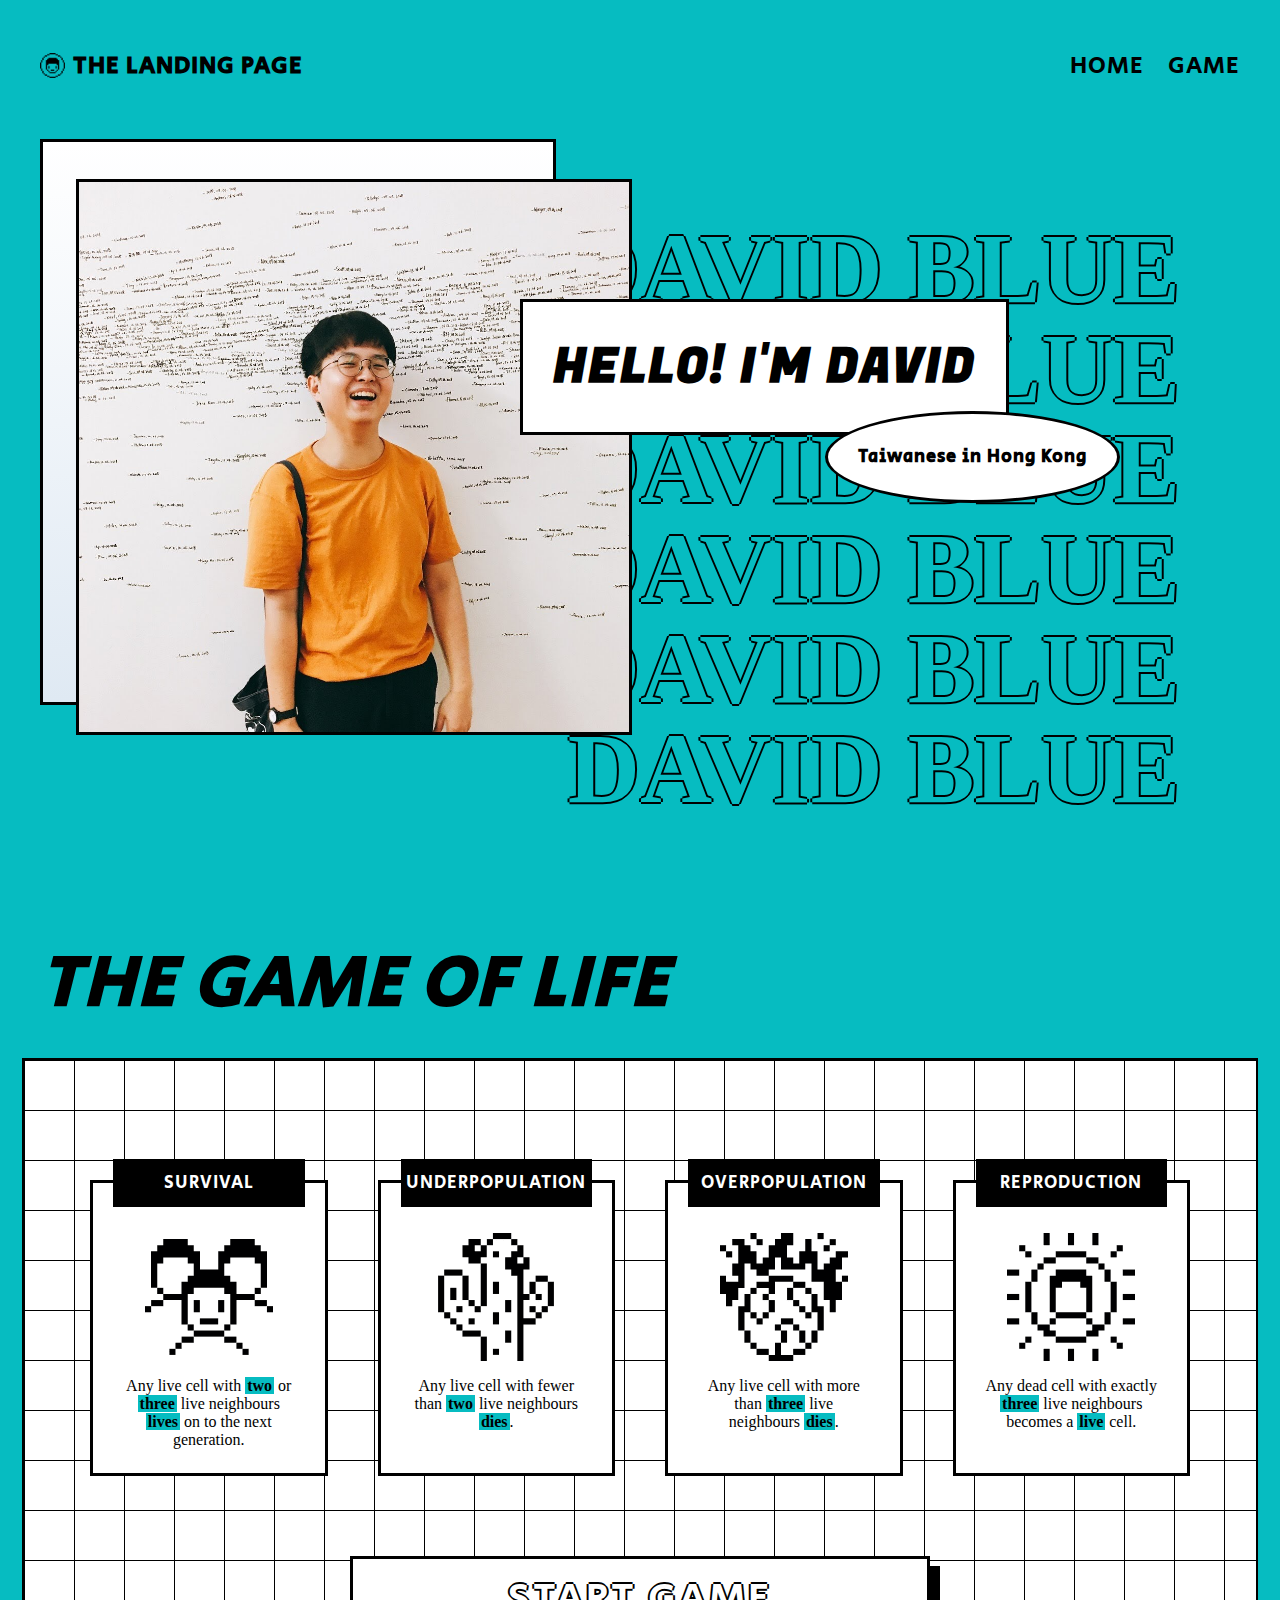
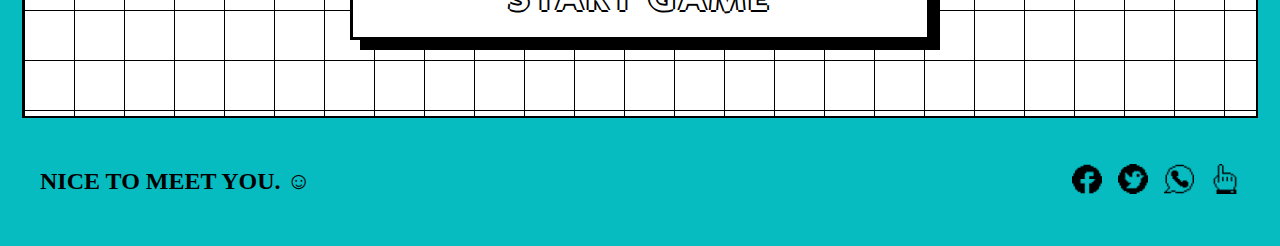
<file: TheGameOfLife/index.html>
<!DOCTYPE html>
<html lang="en">
  <head>
    <meta charset="UTF-8" />
    <meta http-equiv="X-UA-Compatible" content="IE=edge" />
    <meta
      name="viewport"
      content="target-densitydpi=device-dpi, width=device-width, user-scalable=no, maximum-scale=1, minimum-scale=1"
    />
    <title>The Landing Page</title>
    <link rel="stylesheet" href="./index-style.css" />
  </head>
  <body>
    <div class="header">
      <div class="container">
        <div class="navbar">
          <div class="nav-logo">
            <img src="./img/icon.webp" alt="icon" />
            <h1 class="title">THE LANDING PAGE</h1>
          </div>
          <div class="nav-link">
            <span><a href="#">HOME</a></span>
            <span><a href="#game">GAME</a></span>
          </div>
        </div>
      </div>
    </div>

    <div class="section">
      <div class="container">
        <div class="banner">
          <div class="bgText">
            <h1>DAVID BLUE</h1>
            <h1>DAVID BLUE</h1>
            <h1>DAVID BLUE</h1>
            <h1>DAVID BLUE</h1>
            <h1>DAVID BLUE</h1>
            <h1>DAVID BLUE</h1>
          </div>

          <div class="box box-photo-bg"></div>
          <div class="box box-photo">
            <img class="photo" src="./img/david.JPG" alt="david" />
          </div>
          <div class="box box-bigTitle">
            <h1>HELLO! I'M DAVID</h1>
          </div>
          <div class="box box-text">
            <h2>Taiwanese in Hong Kong</h2>
          </div>
        </div>
      </div>
    </div>

    <div class="section" id="game">
      <div class="container">
        <div class="subtitle">
          <h1>THE GAME OF LIFE</h1>
        </div>
      </div>
      <div class="game">
        <div class="container">
          <div class="game-rule-column">
            <div class="game-rule-row">
              <div class="box box-game-rule">
                <span class="game-rule-icon">
                  <img src="./img/survival_rule.webp" alt="survival_rule" />
                  <span class="box box-game-rule-subtitle">survival</span>
                </span>
                <p>
                  Any live cell with <span class="tag">two</span> or
                  <span class="tag">three</span> live neighbours <span class="tag">lives</span> on
                  to the next generation.
                </p>
              </div>
              <div class="box box-game-rule">
                <span class="game-rule-icon">
                  <img src="./img/underpopulation.webp" alt="underpopulation" />
                  <span class="box box-game-rule-subtitle">underpopulation</span>
                </span>
                <p>
                  Any live cell with fewer than <span class="tag">two</span> live neighbours
                  <span class="tag">dies</span>.
                </p>
              </div>
              <div class="box box-game-rule">
                <span class="game-rule-icon">
                  <img src="./img/overpopulation.webp" alt="overpopulation" />
                  <span class="box box-game-rule-subtitle">overpopulation</span>
                </span>
                <p>
                  Any live cell with more than <span class="tag">three</span> live neighbours
                  <span class="tag">dies</span>.
                </p>
              </div>
              <div class="box box-game-rule">
                <span class="game-rule-icon">
                  <img src="./img/reproduction.webp" alt="reproduction" />
                  <span class="box box-game-rule-subtitle">reproduction</span>
                </span>
                <p>
                  Any dead cell with exactly <span class="tag">three</span> live neighbours becomes
                  a <span class="tag">live</span> cell.
                </p>
              </div>
            </div>
            <div class="game-rule-second-row">
              <a href="./game.html">
                <div class="box box-game-link">START GAME</div>
              </a>
            </div>
          </div>
        </div>
      </div>
    </div>

    <div class="footer">
      <div class="container">
        <div class="footer-row">
          <h2>NICE TO MEET YOU. ☺</h2>
          <div class="social-icon">
            <a href="#"><img src="./img/facebook.webp" alt="facebook" /></a>
            <a href="#"><img src="./img/twitter.webp" alt="twitter" /></a>
            <a href="#"><img src="./img/whatapp.webp" alt="whatsapp" /></a>
            <a href="#"><img src="./img/top.webp" alt="top" /></a>
          </div>
        </div>
      </div>
    </div>
  </body>
</html>
</file>
<file: TheGameOfLife/index-style.css>
@import url("https://fonts.googleapis.com/css2?family=Fugaz+One&family=Secular+One&display=swap");

:root {
  --title-font: "Fugaz One", cursive;
  --subtitle-font: "Secular One", sans-serif;

  --color-black: #000;
  --color-white: #fff;
  --background-color: #06bcc1;

  --font-size-100: 100px;
  --font-size-72: 72px;
  --font-size-48: 48px;
  --font-size-40: 40px;
  --font-size-36: 36px;
  --font-size-24: 24px;
  --font-size-18: 18px;
  --font-size-12: 12px;

  --box-border: 3px solid var(--color-black);
  --box-padding: 30px;

  --section-height-800: 800px;
}

@media screen and (max-width: 1024px) {
  :root {
    --font-size-100: 80px;
    --font-size-72: 64px;
    --font-size-48: 40px;
    --font-size-40: 36px;
    --font-size-36: 32px;
    --font-size-24: 20px;
    --font-size-18: 12px;
    --font-size-12: 10px;

    --section-height-800: 600px;
  }
}

@media screen and (max-width: 768px) {
  :root {
    --font-size-72: 56px;
    --font-size-48: 32px;
    --font-size-18: 16px;

    --box-padding: 20px;
  }
}

@media screen and (max-width: 430px) {
  :root {
    --font-size-100: 42px;
    --font-size-72: 36px;
    --font-size-48: 18px;
  }
}

@media screen and (max-width: 375px) {
  :root {
    --font-size-48: 18px;
    --font-size-40: 24px;
  }
}

* {
  margin: 0;
  padding: 0;
}

html {
  scroll-behavior: smooth;
}

body {
  color: var(--color-black);
  padding: 24px;
  background: var(--background-color);
}

a {
  color: var(--color-black);
  text-decoration: none;
}

a:hover {
  color: var(--color-white);
}

a:hover img {
  filter: brightness(0) invert(1);
}

img {
  width: 100%;
  height: auto;
}

/* grid */
.container {
  max-width: 1200px;
  margin: 24px auto 0;
}

.subtitle h1 {
  font-family: var(--subtitle-font);
  font-size: var(--font-size-72);
  font-style: italic;
  letter-spacing: 2px;
}

/* header */
.navbar {
  display: flex;
  align-items: center;
  justify-content: space-between;
}

.nav-logo {
  display: flex;
  align-items: center;
  gap: 8px;
}

.nav-logo img {
  width: 25px;
  height: 25px;
}

.nav-logo h1 {
  font-family: var(--subtitle-font);
  font-size: var(--font-size-24);
  line-height: var(--font-size-24);
  letter-spacing: 1px;
}

.nav-link {
  display: flex;
  gap: 24px;
  font-family: var(--subtitle-font);
  font-size: var(--font-size-24);
  letter-spacing: 1px;
}

/* banner */
.banner {
  position: relative;
  height: var(--section-height-800);
}

.box {
  position: absolute;
  padding: var(--box-padding);
  background-color: var(--color-white);
  border: var(--box-border);
}

.bgText {
  position: absolute;
  top: 14%;
  right: 5%;
  z-index: 1;
}

.bgText h1 {
  color: var(--background-color);
  font-size: var(--font-size-100);
  line-height: var(--font-size-100);
  text-shadow: -2px 0 var(--color-black), 0 2px var(--color-black), 2px 0 var(--color-black),
    0 -2px var(--color-black);
}

.bgText h1:hover {
  text-shadow: -2px 0 var(--color-white), 0 2px var(--color-white), 2px 0 var(--color-white),
    0 -2px var(--color-white);
}

.box-photo-bg {
  top: 4%;
  left: 0;
  width: 450px;
  height: 500px;
  background-image: linear-gradient(to top, #dfe9f3 0%, white 100%);
  z-index: 1;
}

.box-photo {
  padding: 0;
  top: 9%;
  left: 3%;
  width: 550px;
  height: 550px;
  z-index: 2;
}

.box-bigTitle {
  top: 24%;
  left: 40%;
  z-index: 3;
}

.box-bigTitle h1 {
  font-family: var(--title-font);
  font-size: var(--font-size-48);
  letter-spacing: 2px;
}

.box-text {
  top: 38%;
  right: 10%;
  font-family: var(--subtitle-font);
  font-size: var(--font-size-12);
  letter-spacing: 1px;
  border-radius: 50% / 50%;
  z-index: 3;
}

/* game section */
.game {
  position: relative;
  background-size: 50px 50px;
  background-image: linear-gradient(to right, var(--color-black) 1px, transparent 1px),
    linear-gradient(to bottom, var(--color-black) 1px, transparent 1px);
  background-color: var(--color-white);

  border: 0px solid transparent;
  outline: 2px solid var(--color-black);
}

.game-rule-column {
  display: flex;
  flex-direction: column;
  gap: 80px;
  padding: 120px 50px 76px;
}

.game-rule-row {
  display: flex;
  justify-content: space-between;
  gap: 50px;
}

.game-rule-second-row {
  display: flex;
  justify-content: center;
}

.box-game-rule {
  flex: 1;
  flex-basis: 100%;
  position: relative;
  display: flex;
  align-items: center;
  flex-direction: column;
  text-align: center;
  padding: 50px 30px 24px;
}

.box-game-rule:hover {
  box-shadow: 10px 10px var(--color-black);
  transform: translate(-10px, -10px);
}

.game-rule-icon {
  display: flex;
  align-items: center;
  justify-content: center;
  flex-direction: column;
}

.box-game-rule-icon img {
  height: 128px;
  width: auto;
}

.box-game-rule-subtitle {
  top: 0;
  left: 20px;
  right: 20px;
  padding: 8px 0;
  text-transform: uppercase;
  color: var(--color-white);
  font-family: var(--subtitle-font);
  font-size: var(--font-size-18);
  letter-spacing: 1px;
  transform: translateY(-50%);
  background: var(--color-black);
}

.box-game-rule p {
  margin-top: 16px;
}

.box-game-link {
  display: inline-block;
  position: static;
  padding: 10px 155px;
  color: var(--color-white);
  text-shadow: -2px 0 var(--color-black), 0 2px var(--color-black), 2px 0 var(--color-black),
    0 -2px var(--color-black);
  font-family: var(--subtitle-font);
  font-size: var(--font-size-40);
  letter-spacing: 3px;
  box-shadow: 10px 10px var(--color-black);
}

.box-game-link:hover {
  color: var(--color-black);
  text-shadow: none;
  transform: translate(10px, 10px);
  box-shadow: none;
}

.tag {
  padding: 0 2px;
  font-weight: bold;
  background-color: var(--background-color);
}

.footer {
  margin: 48px 0 24px;
}

.footer-row {
  display: flex;
  align-items: center;
  justify-content: space-between;
}

.social-icon {
  display: flex;
  align-items: center;
  justify-content: space-between;
  gap: 16px;
}

.social-icon img {
  width: auto;
  height: 30px;
}

@media screen and (max-width: 1024px) {
  body {
    padding: 12px 24px;
  }

  .box-photo-bg {
    top: 2%;
    width: 350px;
    height: 400px;
  }

  .box-photo {
    top: 6%;
    width: 450px;
    height: 450px;
  }

  .box-text {
    top: 40%;
  }

  .game-rule-column {
    gap: 40px;
    padding: 65px 25px 36px;
  }

  .game-rule-row {
    gap: 25px;
  }

  .box-game-rule {
    padding: 50px 16px 24px;
  }
}

@media screen and (max-width: 768px) {
  .box-photo-bg {
    width: 300px;
    height: 350px;
  }

  .box-photo {
    width: 400px;
    height: 400px;
  }

  .box-bigTitle {
    left: 45%;
  }

  .box-text {
    top: 36%;
    right: 0;
  }

  .game-rule-row {
    flex-wrap: wrap;
    gap: 50px;
  }

  .box-game-rule {
    flex-grow: 0;
    flex-shrink: 0;
    flex-basis: 40%;
  }
}

@media screen and (max-width: 430px) {
  body {
    padding: 6px 12px 12px;
  }

  .navbar {
    flex-direction: column;
    align-items: flex-end;
    gap: 8px;
  }

  .nav-logo img {
    width: 30px;
    height: 30px;
  }

  .nav-logo h1 {
    font-size: var(--font-size-24);
    line-height: var(--font-size-24);
  }

  .nav-link {
    gap: 16px;
  }

  .box-photo-bg {
    top: 0;
    left: 0;
    width: 240px;
    height: 290px;
  }

  .box-photo {
    top: 4%;
    left: 6%;
    width: 340px;
    height: 340px;
  }

  .bgText {
    top: 55%;
    right: 5%;
  }

  .box-bigTitle {
    top: 0;
    left: 67%;
  }

  .box-text {
    top: auto;
    bottom: 32%;
    right: auto;
  }

  .box-game-rule {
    flex-basis: 90%;
  }

  .box-game-link {
    padding: 10px 52px;
    font-size: var(--font-size-24);
  }

  .game-rule-column {
    gap: 40px;
    padding: 65px 25px 70px;
  }

  .footer-row {
    flex-direction: column;
    gap: 24px;
  }
}

@media screen and (max-width: 375px) {
  .box-photo-bg {
    top: 0;
    left: 0;
    width: 220px;
    height: 270px;
  }

  .box-photo {
    top: 4%;
    left: 6%;
    width: 320px;
    height: 320px;
  }

  .bgText {
    top: 50%;
    left: 20%;
  }

  .box-text {
    top: auto;
    bottom: 36%;
    right: auto;
  }
}
</file>
